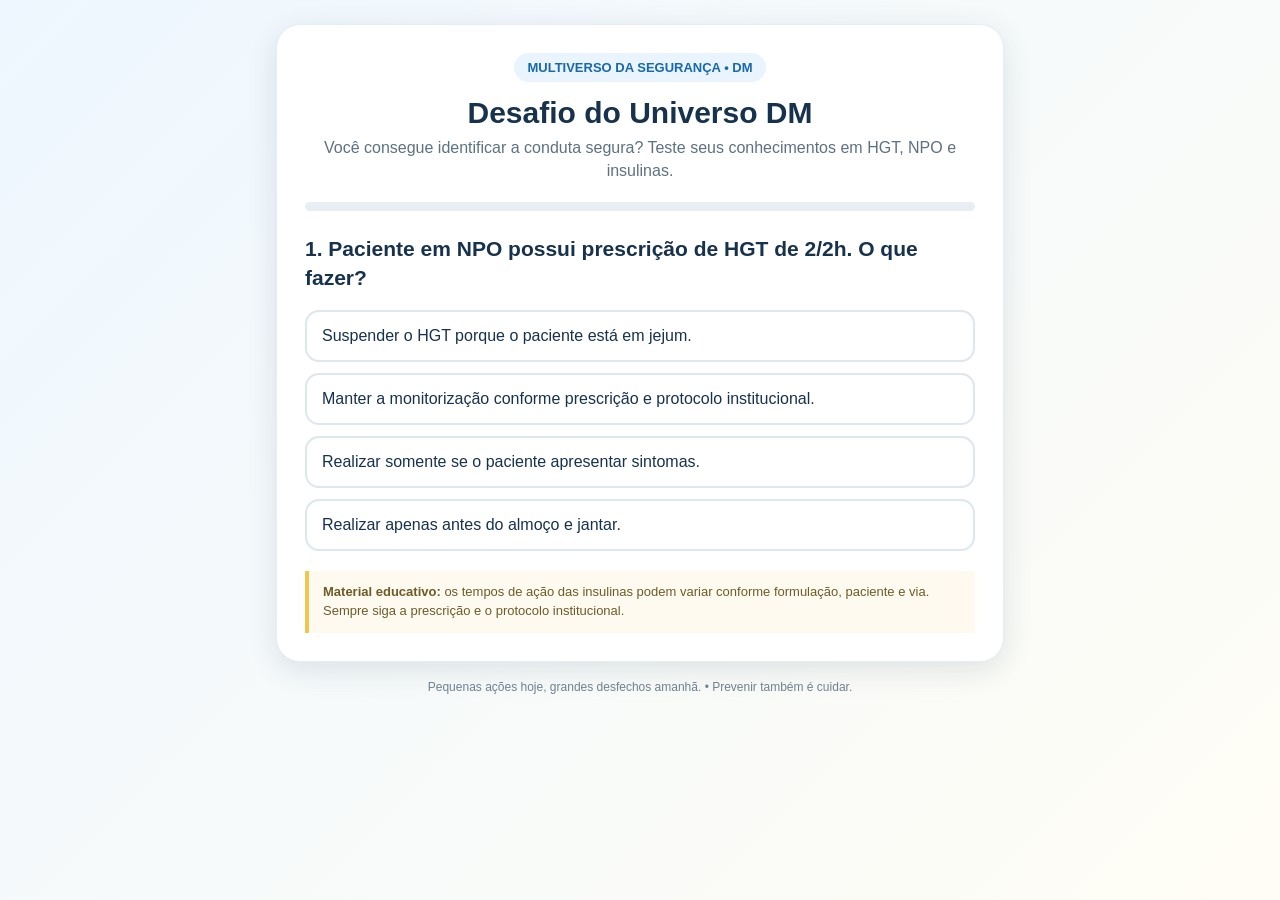
<file: index.html>
<!DOCTYPE html>
<html lang="pt-BR">
<head>
<meta charset="UTF-8">
<meta name="viewport" content="width=device-width, initial-scale=1.0">
<title>Desafio do Universo DM</title>
<style>
  *{box-sizing:border-box}
  body{
    margin:0;font-family:Arial,Helvetica,sans-serif;
    background:linear-gradient(135deg,#eef7ff,#fffdf5);
    color:#17324d;min-height:100vh;
  }
  .wrap{max-width:760px;margin:auto;padding:24px 16px 40px}
  .card{
    background:#fff;border-radius:24px;padding:28px;
    box-shadow:0 8px 30px rgba(23,50,77,.12);
    border:1px solid #e5edf4;
  }
  .top{text-align:center}
  .tag{
    display:inline-block;background:#e9f4ff;color:#1769aa;
    padding:7px 13px;border-radius:999px;font-weight:700;font-size:13px;
  }
  h1{margin:14px 0 6px;font-size:30px}
  .subtitle{margin:0 auto 20px;color:#5d7182;line-height:1.45}
  .progress{height:9px;background:#e8eef3;border-radius:99px;overflow:hidden;margin:18px 0 24px}
  .bar{height:100%;width:0;background:#237bb8;transition:.3s}
  .question{font-size:21px;font-weight:700;line-height:1.35;margin-bottom:18px}
  .options{display:grid;gap:11px}
  button{
    border:2px solid #dce7ef;background:#fff;border-radius:14px;
    padding:15px;text-align:left;font-size:16px;color:#17324d;
    cursor:pointer;transition:.15s;
  }
  button:hover{border-color:#237bb8;background:#f7fbff}
  button:disabled{cursor:default}
  .correct{border-color:#3a8d62!important;background:#edf9f2!important}
  .wrong{border-color:#c85a5a!important;background:#fff1f1!important}
  .feedback{
    margin-top:18px;padding:14px 16px;border-radius:14px;
    background:#f3f7fa;line-height:1.45;display:none;
  }
  .next{
    display:none;width:100%;margin-top:14px;text-align:center;
    background:#237bb8;color:#fff;border:0;font-weight:700;
  }
  .result{text-align:center;display:none}
  .score{font-size:50px;font-weight:800;color:#237bb8;margin:10px}
  .result h2{margin-bottom:8px}
  .restart{
    background:#237bb8;color:white;border:0;text-align:center;
    font-weight:700;width:100%;margin-top:20px;
  }
  .note{
    margin-top:20px;padding:12px 14px;border-left:4px solid #f0c64b;
    background:#fffaf0;color:#6d5b28;font-size:13px;line-height:1.45;
  }
  .footer{text-align:center;color:#71818e;font-size:12px;margin-top:18px}
</style>
</head>
<body>
<div class="wrap">
  <div class="card">
    <div class="top">
      <span class="tag">MULTIVERSO DA SEGURANÇA • DM</span>
      <h1>Desafio do Universo DM</h1>
      <p class="subtitle">Você consegue identificar a conduta segura? Teste seus conhecimentos em HGT, NPO e insulinas.</p>
    </div>

    <div id="game">
      <div class="progress"><div class="bar" id="bar"></div></div>
      <div class="question" id="question"></div>
      <div class="options" id="options"></div>
      <div class="feedback" id="feedback"></div>
      <button class="next" id="next">Próxima pergunta →</button>
    </div>

    <div class="result" id="result">
      <div class="tag">MISSÃO CONCLUÍDA</div>
      <div class="score" id="score"></div>
      <h2 id="resultTitle"></h2>
      <p id="resultText"></p>
      <button class="restart" onclick="restart()">Jogar novamente</button>
    </div>

    <div class="note">
      <strong>Material educativo:</strong> os tempos de ação das insulinas podem variar conforme formulação, paciente e via. Sempre siga a prescrição e o protocolo institucional.
    </div>
  </div>
  <div class="footer">Pequenas ações hoje, grandes desfechos amanhã. • Prevenir também é cuidar.</div>
</div>

<script>
const questions = [
  {
    q:"Paciente em NPO possui prescrição de HGT de 2/2h. O que fazer?",
    a:[
      "Suspender o HGT porque o paciente está em jejum.",
      "Manter a monitorização conforme prescrição e protocolo institucional.",
      "Realizar somente se o paciente apresentar sintomas.",
      "Realizar apenas antes do almoço e jantar."
    ],
    c:1,
    e:"NPO não significa sem HGT. Se houver prescrição de monitorização de 2/2h, ela deve ser mantida conforme a prescrição e o protocolo institucional."
  },
  {
    q:"Em relação ao HGT antes das refeições, qual cuidado é especialmente importante?",
    a:[
      "Registrar somente valores alterados.",
      "Realizar e registrar o HGT antes das refeições, com atenção especial ao café da manhã.",
      "Registrar apenas no final do plantão.",
      "Não é necessário registrar se o valor estiver dentro da meta."
    ],
    c:1,
    e:"Realizar não basta: o resultado precisa ser registrado corretamente para garantir continuidade e segurança do cuidado."
  },
  {
    q:"Qual grupo de insulinas costuma apresentar início de ação em cerca de 5–15 minutos e pico aproximado de 0,5–2 horas?",
    a:[
      "NPH",
      "Regular",
      "Lispro, Aspart ou Glulisina",
      "Degludeca"
    ],
    c:2,
    e:"Análogos de ação rápida, como lispro, aspart e glulisina, apresentam início rápido e pico precoce. Os tempos podem variar conforme a formulação."
  },
  {
    q:"Qual opção corresponde à insulina Regular humana?",
    a:[
      "Início 0,5–1 h; pico 2–3 h; duração 5–8 h.",
      "Início 2–4 h; pico 4–10 h; duração 10–18 h.",
      "Início imediato; sem pico; duração 42 h.",
      "Início 6 h; sem pico; duração 36 h."
    ],
    c:0,
    e:"A Regular humana é classificada como de ação curta/rápida, com início e pico mais tardios que os análogos ultrarrápidos/rápidos."
  },
  {
    q:"Qual perfil é típico da NPH?",
    a:[
      "Início 2–4 h; pico 4–10 h; duração 10–18 h.",
      "Início 5–15 min; pico 0,5–2 h.",
      "Sem pico e duração de aproximadamente 42 h.",
      "Início 0,5–1 h; pico 2–3 h; duração 5–8 h."
    ],
    c:0,
    e:"A NPH é uma insulina de ação intermediária e apresenta pico de ação."
  },
  {
    q:"Paciente com DM está em NPO e apresenta alteração importante da glicemia. Qual atitude é mais segura?",
    a:[
      "Ignorar porque ele não está se alimentando.",
      "Manter a monitorização prescrita, comunicar alterações e seguir a conduta/protocolo institucional.",
      "Suspender todos os controles até voltar a se alimentar.",
      "Registrar somente se houver solicitação no final do plantão."
    ],
    c:1,
    e:"Em NPO, a monitorização continua sendo importante. Alterações glicêmicas devem ser reconhecidas, registradas e comunicadas conforme prescrição e protocolo."
  }
];

let current=0, score=0, answered=false;

const qEl=document.getElementById("question");
const optEl=document.getElementById("options");
const feedback=document.getElementById("feedback");
const next=document.getElementById("next");
const bar=document.getElementById("bar");

function load(){
  answered=false;
  const item=questions[current];
  qEl.textContent=(current+1)+". "+item.q;
  optEl.innerHTML="";
  feedback.style.display="none";
  next.style.display="none";
  bar.style.width=((current)/questions.length*100)+"%";

  item.a.forEach((text,i)=>{
    const b=document.createElement("button");
    b.textContent=text;
    b.onclick=()=>answer(i,b);
    optEl.appendChild(b);
  });
}
function answer(i,btn){
  if(answered)return;
  answered=true;
  const item=questions[current];
  const buttons=[...optEl.children];
  buttons.forEach(b=>b.disabled=true);
  if(i===item.c){score++;btn.classList.add("correct");feedback.innerHTML="<strong>✓ Acertou!</strong><br>"+item.e;}
  else{btn.classList.add("wrong");buttons[item.c].classList.add("correct");feedback.innerHTML="<strong>✕ Quase!</strong><br>"+item.e;}
  feedback.style.display="block";
  next.style.display="block";
}
next.onclick=()=>{
  current++;
  if(current<questions.length)load();
  else finish();
};
function finish(){
  document.getElementById("game").style.display="none";
  document.getElementById("result").style.display="block";
  document.getElementById("score").textContent=score+"/"+questions.length;
  let title,text;
  if(score===questions.length){
    title="Guardião(ã) da Glicemia 🛡️";
    text="Excelente! Você dominou o desafio do Universo DM.";
  }else if(score>=4){
    title="Quase especialista! 🚀";
    text="Mandou muito bem. Mais uma rodada e você chega ao domínio completo.";
  }else if(score>=2){
    title="Explorador(a) do Universo DM 🔎";
    text="Você já encontrou o caminho. Revise os pontos-chave e tente novamente.";
  }else{
    title="Hora de explorar novamente 🌎";
    text="Sem problema! O objetivo é aprender e fortalecer a segurança do paciente.";
  }
  document.getElementById("resultTitle").textContent=title;
  document.getElementById("resultText").textContent=text;
}
function restart(){
  current=0;score=0;
  document.getElementById("game").style.display="block";
  document.getElementById("result").style.display="none";
  load();
}
load();
</script>
</body>
</html>
</file>
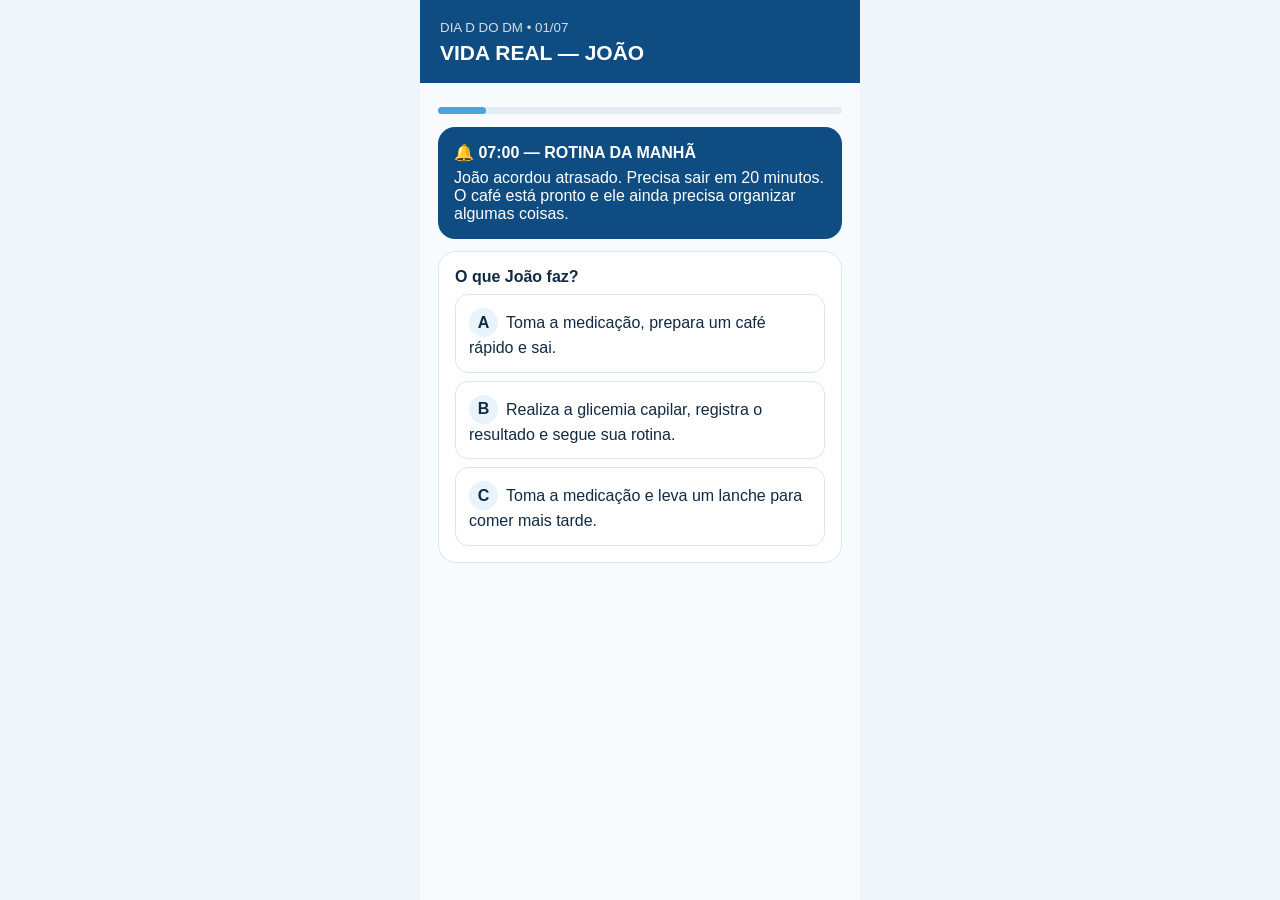
<file: 01-pre-cafe.html>
<!doctype html><html lang="pt-BR"><head><meta charset="utf-8"><meta name="viewport" content="width=device-width,initial-scale=1"><title>07:00 — Pré-café</title><link rel="stylesheet" href="style.css"></head><body><div class="app"><header class="top"><small>DIA D DO DM • 01/07</small><h1>VIDA REAL — JOÃO</h1></header><main class="main">
<div class="progress"><div class="bar" style="width:12%"></div></div>
<div class="notif"><b>🔔 07:00 — ROTINA DA MANHÃ</b>João acordou atrasado. Precisa sair em 20 minutos. O café está pronto e ele ainda precisa organizar algumas coisas.</div>
<div class="card"><b>O que João faz?</b>
<a class="choice" href="02-manha.html"><span class="letter">A</span>Toma a medicação, prepara um café rápido e sai.</a>
<a class="choice" href="01-registro-cafe.html"><span class="letter">B</span>Realiza a glicemia capilar, registra o resultado e segue sua rotina.</a>
<a class="choice" href="02-manha.html"><span class="letter">C</span>Toma a medicação e leva um lanche para comer mais tarde.</a></div>
</main></div></body></html>
</file>
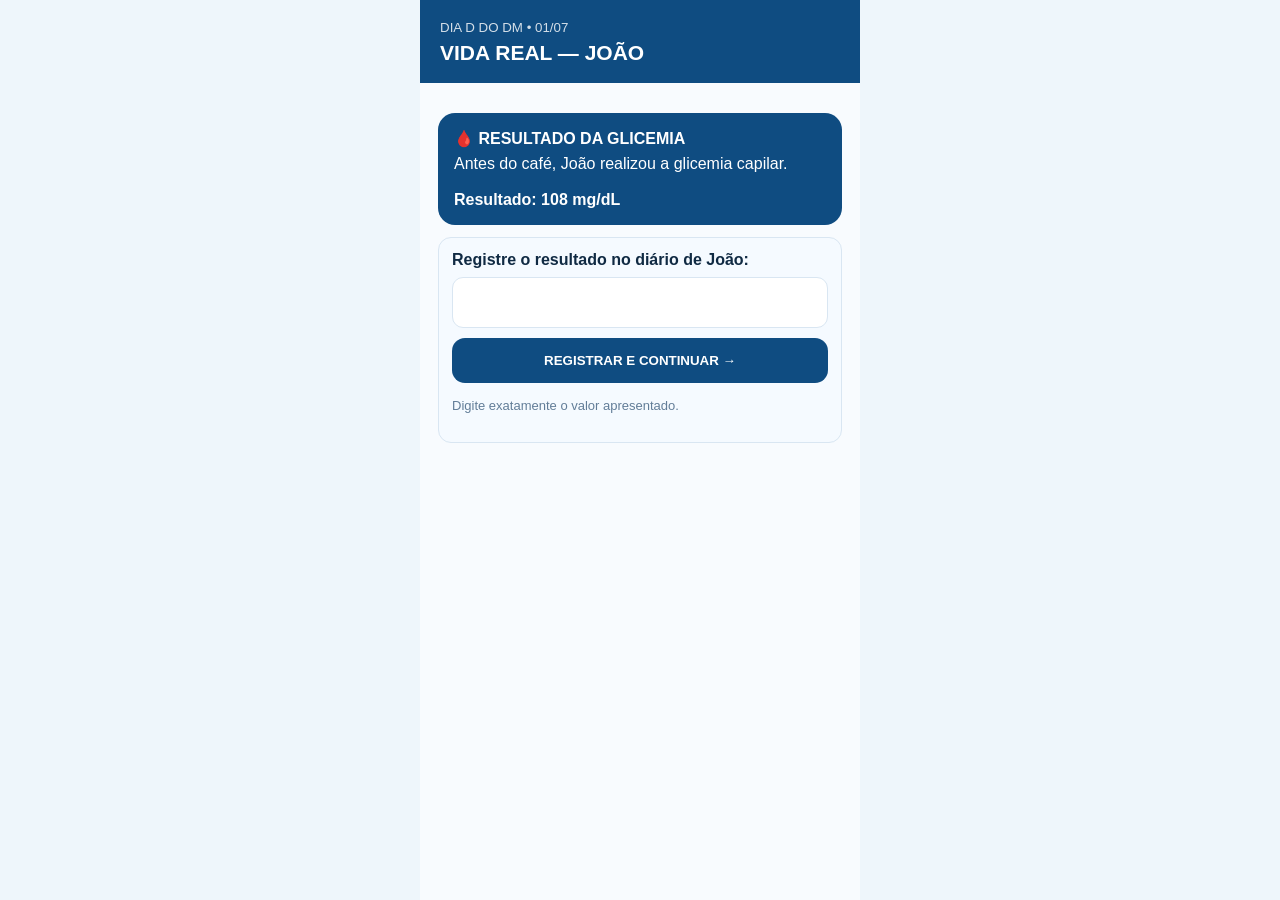
<file: 01-registro-cafe.html>
<!doctype html><html lang="pt-BR"><head><meta charset="utf-8"><meta name="viewport" content="width=device-width,initial-scale=1"><title>Registro — Pré-café</title><link rel="stylesheet" href="style.css"></head><body><div class="app"><header class="top"><small>DIA D DO DM • 01/07</small><h1>VIDA REAL — JOÃO</h1></header><main class="main">
<div class="notif"><b>🩸 RESULTADO DA GLICEMIA</b>Antes do café, João realizou a glicemia capilar.<br><br><strong>Resultado: 108 mg/dL</strong></div>
<div class="card entry"><b>Registre o resultado no diário de João:</b>
<form action="02-manha.html" method="get"><input name="glicemia" type="number" inputmode="numeric" min="0" max="600" required pattern="108" title="Digite 108"><button class="btn" type="submit">REGISTRAR E CONTINUAR →</button></form>
<p class="muted">Digite exatamente o valor apresentado.</p></div>
</main></div></body></html>
</file>
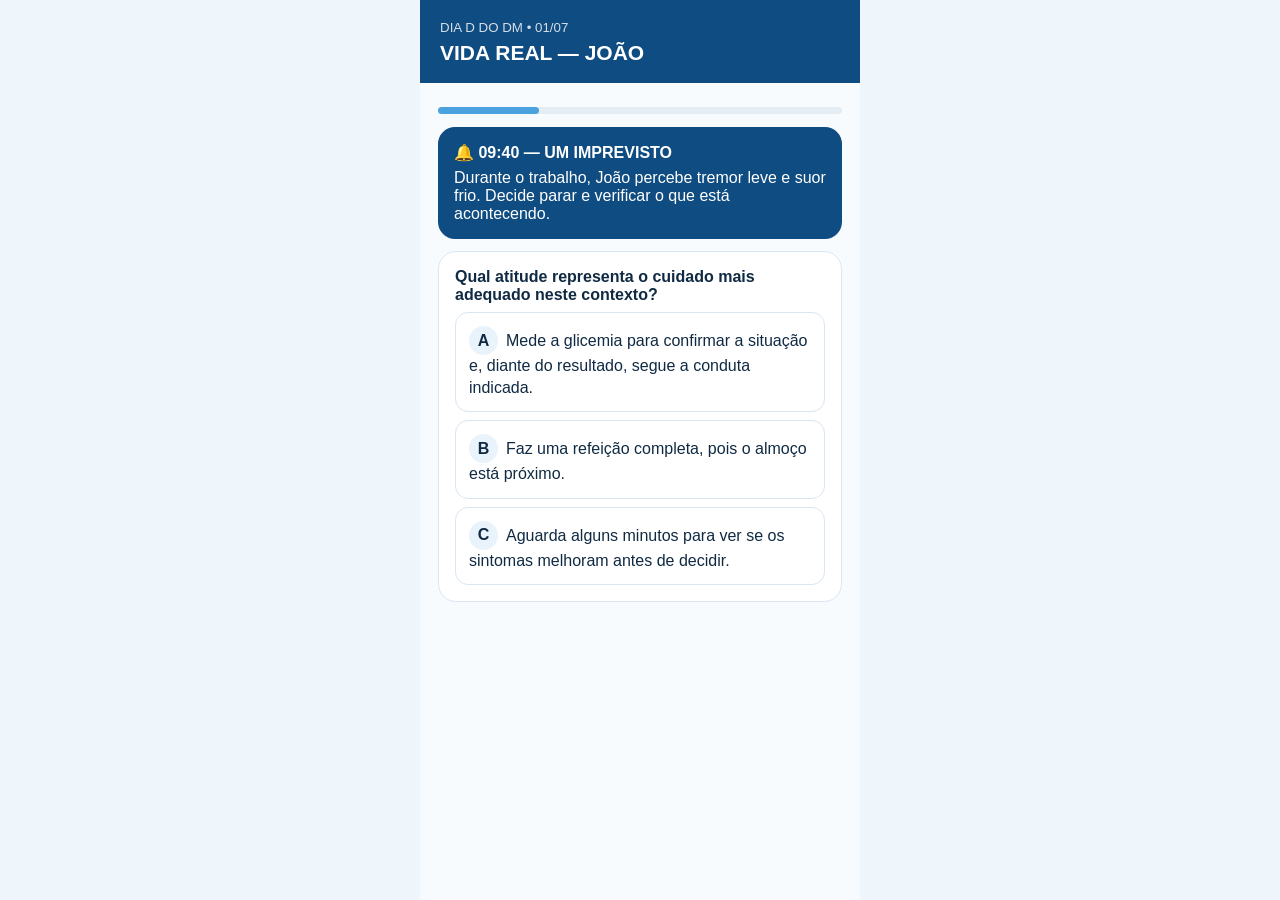
<file: 02-manha.html>
<!doctype html><html lang="pt-BR"><head><meta charset="utf-8"><meta name="viewport" content="width=device-width,initial-scale=1"><title>09:40 — Um imprevisto</title><link rel="stylesheet" href="style.css"></head><body><div class="app"><header class="top"><small>DIA D DO DM • 01/07</small><h1>VIDA REAL — JOÃO</h1></header><main class="main">
<div class="progress"><div class="bar" style="width:25%"></div></div>
<div class="notif"><b>🔔 09:40 — UM IMPREVISTO</b>Durante o trabalho, João percebe tremor leve e suor frio. Decide parar e verificar o que está acontecendo.</div>
<div class="card"><b>Qual atitude representa o cuidado mais adequado neste contexto?</b>
<a class="choice" href="03-reavaliacao.html"><span class="letter">A</span>Mede a glicemia para confirmar a situação e, diante do resultado, segue a conduta indicada.</a>
<a class="choice" href="04-almoco.html"><span class="letter">B</span>Faz uma refeição completa, pois o almoço está próximo.</a>
<a class="choice" href="04-almoco.html"><span class="letter">C</span>Aguarda alguns minutos para ver se os sintomas melhoram antes de decidir.</a></div>
</main></div></body></html>
</file>
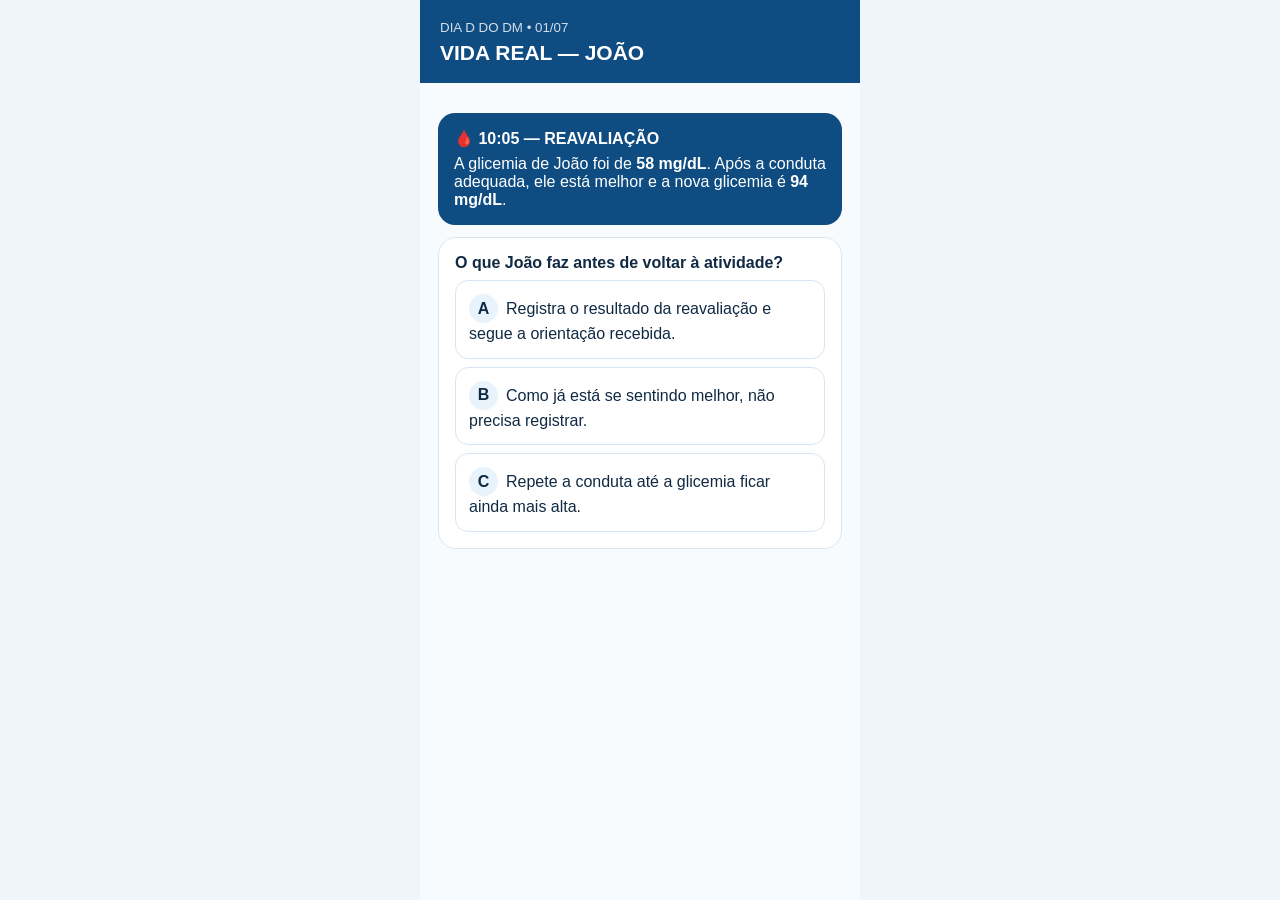
<file: 03-reavaliacao.html>
<!doctype html><html lang="pt-BR"><head><meta charset="utf-8"><meta name="viewport" content="width=device-width,initial-scale=1"><title>10:05 — Reavaliação</title><link rel="stylesheet" href="style.css"></head><body><div class="app"><header class="top"><small>DIA D DO DM • 01/07</small><h1>VIDA REAL — JOÃO</h1></header><main class="main">
<div class="notif"><b>🩸 10:05 — REAVALIAÇÃO</b>A glicemia de João foi de <strong>58 mg/dL</strong>. Após a conduta adequada, ele está melhor e a nova glicemia é <strong>94 mg/dL</strong>.</div>
<div class="card"><b>O que João faz antes de voltar à atividade?</b>
<a class="choice" href="04-almoco.html"><span class="letter">A</span>Registra o resultado da reavaliação e segue a orientação recebida.</a>
<a class="choice" href="04-almoco.html"><span class="letter">B</span>Como já está se sentindo melhor, não precisa registrar.</a>
<a class="choice" href="04-almoco.html"><span class="letter">C</span>Repete a conduta até a glicemia ficar ainda mais alta.</a></div>
</main></div></body></html>
</file>
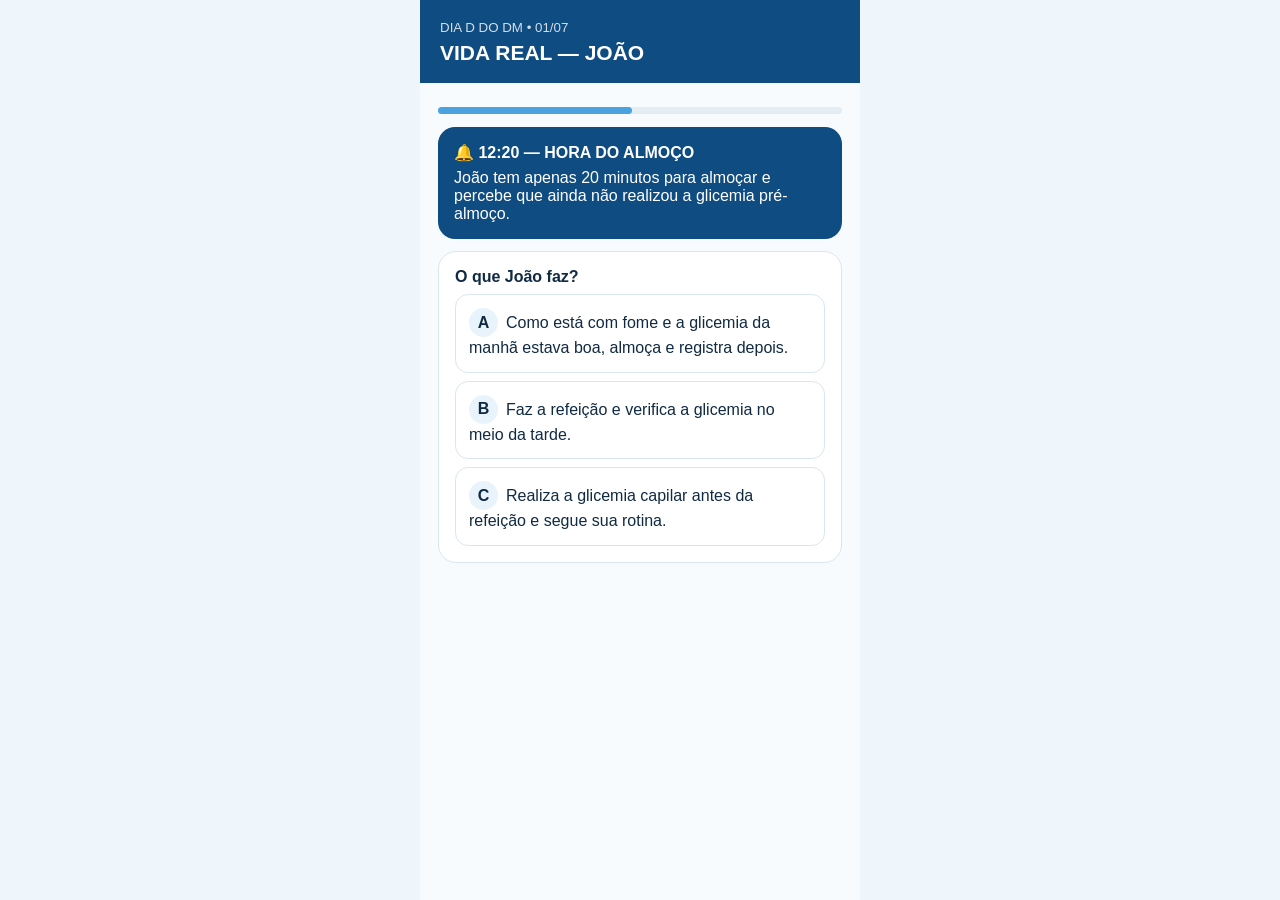
<file: 04-almoco.html>
<!doctype html><html lang="pt-BR"><head><meta charset="utf-8"><meta name="viewport" content="width=device-width,initial-scale=1"><title>12:20 — Pré-almoço</title><link rel="stylesheet" href="style.css"></head><body><div class="app"><header class="top"><small>DIA D DO DM • 01/07</small><h1>VIDA REAL — JOÃO</h1></header><main class="main">
<div class="progress"><div class="bar" style="width:48%"></div></div>
<div class="notif"><b>🔔 12:20 — HORA DO ALMOÇO</b>João tem apenas 20 minutos para almoçar e percebe que ainda não realizou a glicemia pré-almoço.</div>
<div class="card"><b>O que João faz?</b>
<a class="choice" href="05-dado-almoco.html"><span class="letter">A</span>Como está com fome e a glicemia da manhã estava boa, almoça e registra depois.</a>
<a class="choice" href="05-dado-almoco.html"><span class="letter">B</span>Faz a refeição e verifica a glicemia no meio da tarde.</a>
<a class="choice" href="05-dado-almoco.html"><span class="letter">C</span>Realiza a glicemia capilar antes da refeição e segue sua rotina.</a></div>
</main></div></body></html>
</file>
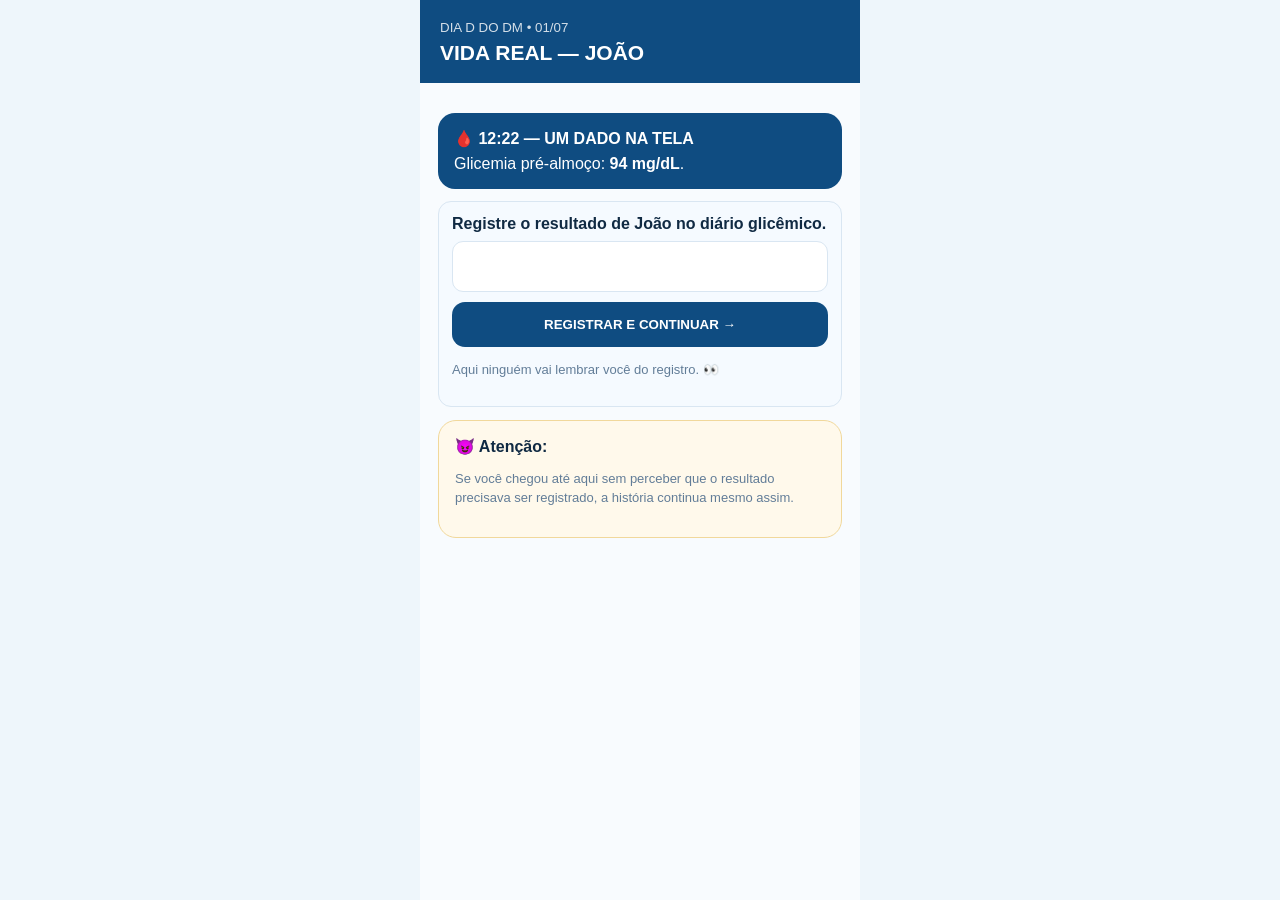
<file: 05-dado-almoco.html>
<!doctype html><html lang="pt-BR"><head><meta charset="utf-8"><meta name="viewport" content="width=device-width,initial-scale=1"><title>12:22 — Um dado na tela</title><link rel="stylesheet" href="style.css"></head><body><div class="app"><header class="top"><small>DIA D DO DM • 01/07</small><h1>VIDA REAL — JOÃO</h1></header><main class="main">
<div class="notif"><b>🩸 12:22 — UM DADO NA TELA</b>Glicemia pré-almoço: <strong>94 mg/dL</strong>.</div>
<div class="card entry"><b>Registre o resultado de João no diário glicêmico.</b>
<form action="06-tarde.html" method="get"><input name="glicemia" type="number" inputmode="numeric" min="0" max="600" required pattern="94" title="Digite 94"><button class="btn" type="submit">REGISTRAR E CONTINUAR →</button></form>
<p class="muted">Aqui ninguém vai lembrar você do registro. 👀</p></div>
<div class="card warning"><b>😈 Atenção:</b><p class="muted">Se você chegou até aqui sem perceber que o resultado precisava ser registrado, a história continua mesmo assim.</p></div>
</main></div></body></html>
</file>
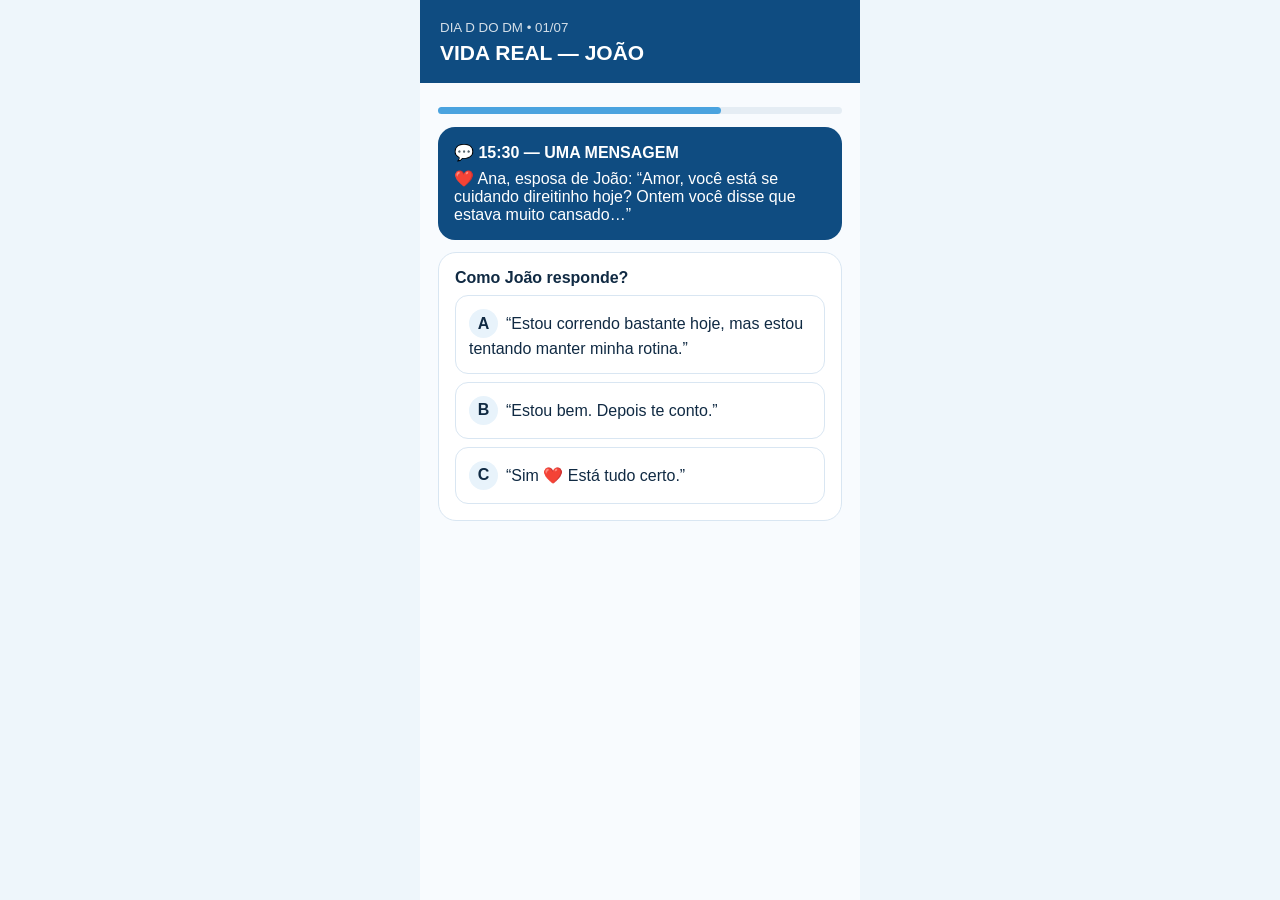
<file: 06-tarde.html>
<!doctype html><html lang="pt-BR"><head><meta charset="utf-8"><meta name="viewport" content="width=device-width,initial-scale=1"><title>15:30 — Uma mensagem</title><link rel="stylesheet" href="style.css"></head><body><div class="app"><header class="top"><small>DIA D DO DM • 01/07</small><h1>VIDA REAL — JOÃO</h1></header><main class="main">
<div class="progress"><div class="bar" style="width:70%"></div></div>
<div class="notif"><b>💬 15:30 — UMA MENSAGEM</b>❤️ Ana, esposa de João: “Amor, você está se cuidando direitinho hoje? Ontem você disse que estava muito cansado…”</div>
<div class="card"><b>Como João responde?</b>
<a class="choice" href="07-janta.html"><span class="letter">A</span>“Estou correndo bastante hoje, mas estou tentando manter minha rotina.”</a>
<a class="choice" href="07-janta.html"><span class="letter">B</span>“Estou bem. Depois te conto.”</a>
<a class="choice" href="07-janta.html"><span class="letter">C</span>“Sim ❤️ Está tudo certo.”</a></div>
</main></div></body></html>
</file>
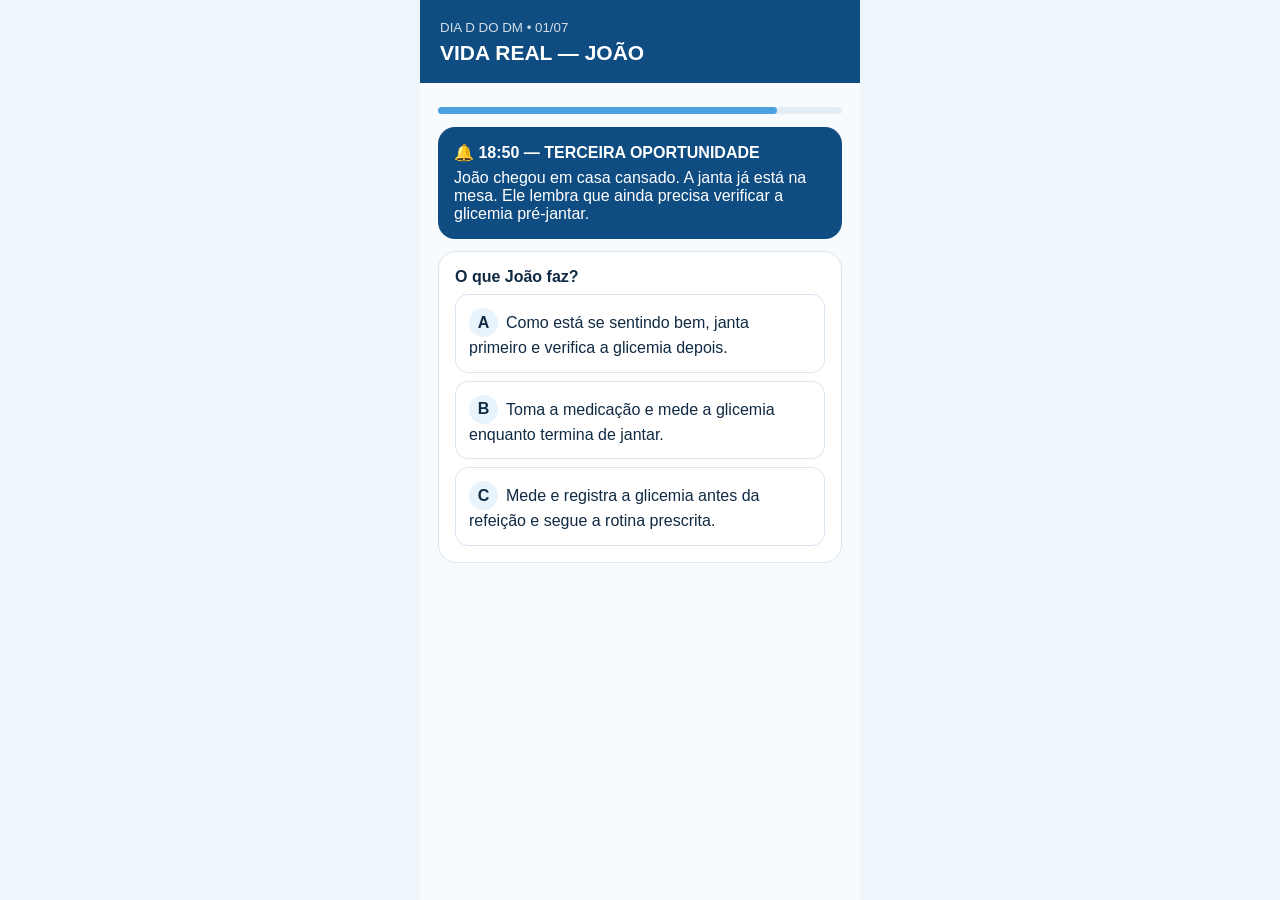
<file: 07-janta.html>
<!doctype html><html lang="pt-BR"><head><meta charset="utf-8"><meta name="viewport" content="width=device-width,initial-scale=1"><title>18:50 — Pré-janta</title><link rel="stylesheet" href="style.css"></head><body><div class="app"><header class="top"><small>DIA D DO DM • 01/07</small><h1>VIDA REAL — JOÃO</h1></header><main class="main">
<div class="progress"><div class="bar" style="width:84%"></div></div>
<div class="notif"><b>🔔 18:50 — TERCEIRA OPORTUNIDADE</b>João chegou em casa cansado. A janta já está na mesa. Ele lembra que ainda precisa verificar a glicemia pré-jantar.</div>
<div class="card"><b>O que João faz?</b>
<a class="choice" href="08-resultado-janta.html"><span class="letter">A</span>Como está se sentindo bem, janta primeiro e verifica a glicemia depois.</a>
<a class="choice" href="08-resultado-janta.html"><span class="letter">B</span>Toma a medicação e mede a glicemia enquanto termina de jantar.</a>
<a class="choice" href="08-registro-janta.html"><span class="letter">C</span>Mede e registra a glicemia antes da refeição e segue a rotina prescrita.</a></div>
</main></div></body></html>
</file>
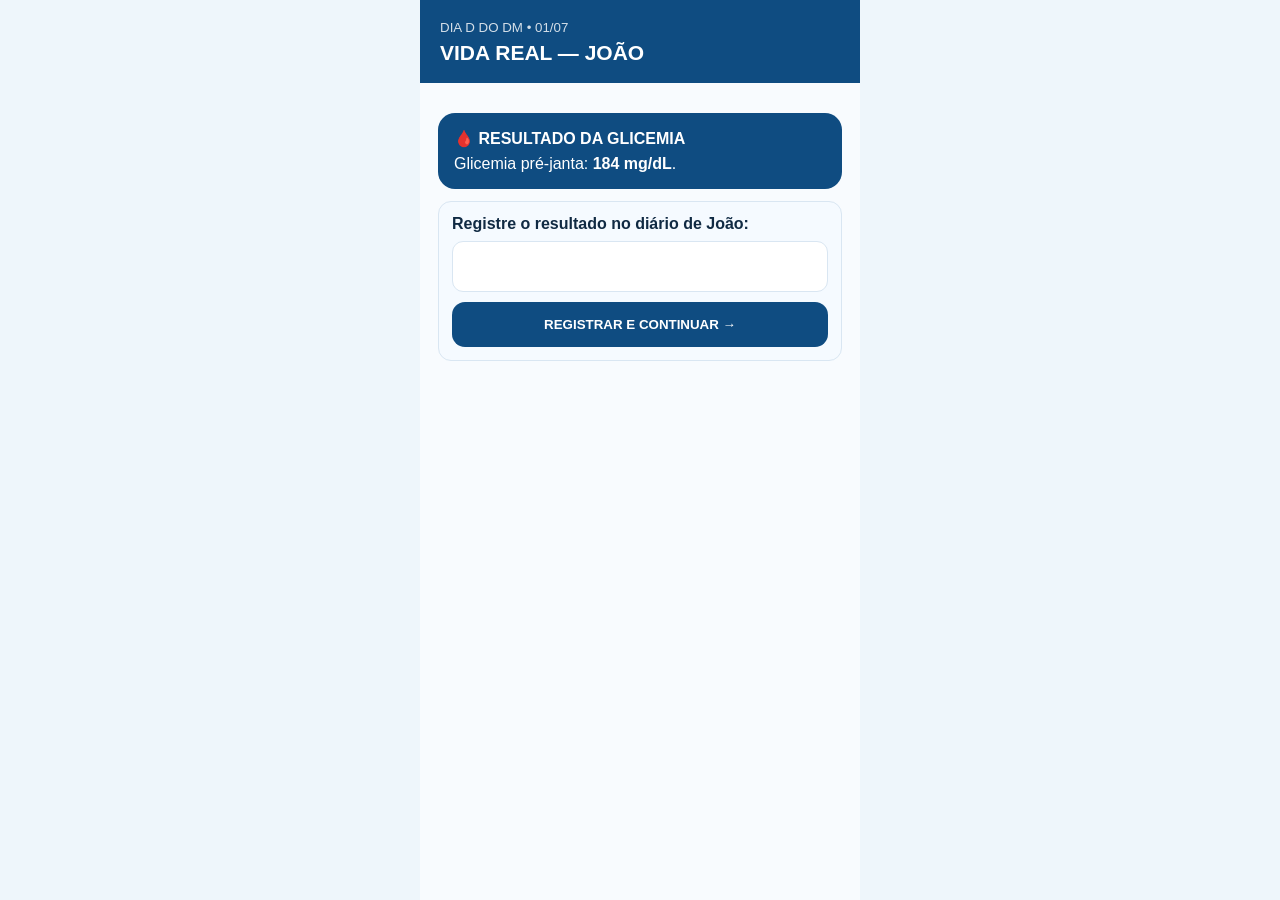
<file: 08-registro-janta.html>
<!doctype html><html lang="pt-BR"><head><meta charset="utf-8"><meta name="viewport" content="width=device-width,initial-scale=1"><title>Registro — Pré-janta</title><link rel="stylesheet" href="style.css"></head><body><div class="app"><header class="top"><small>DIA D DO DM • 01/07</small><h1>VIDA REAL — JOÃO</h1></header><main class="main">
<div class="notif"><b>🩸 RESULTADO DA GLICEMIA</b>Glicemia pré-janta: <strong>184 mg/dL</strong>.</div>
<div class="card entry"><b>Registre o resultado no diário de João:</b>
<form action="09-conduta.html" method="get"><input name="glicemia" type="number" inputmode="numeric" min="0" max="600" required pattern="184" title="Digite 184"><button class="btn" type="submit">REGISTRAR E CONTINUAR →</button></form></div>
</main></div></body></html>
</file>
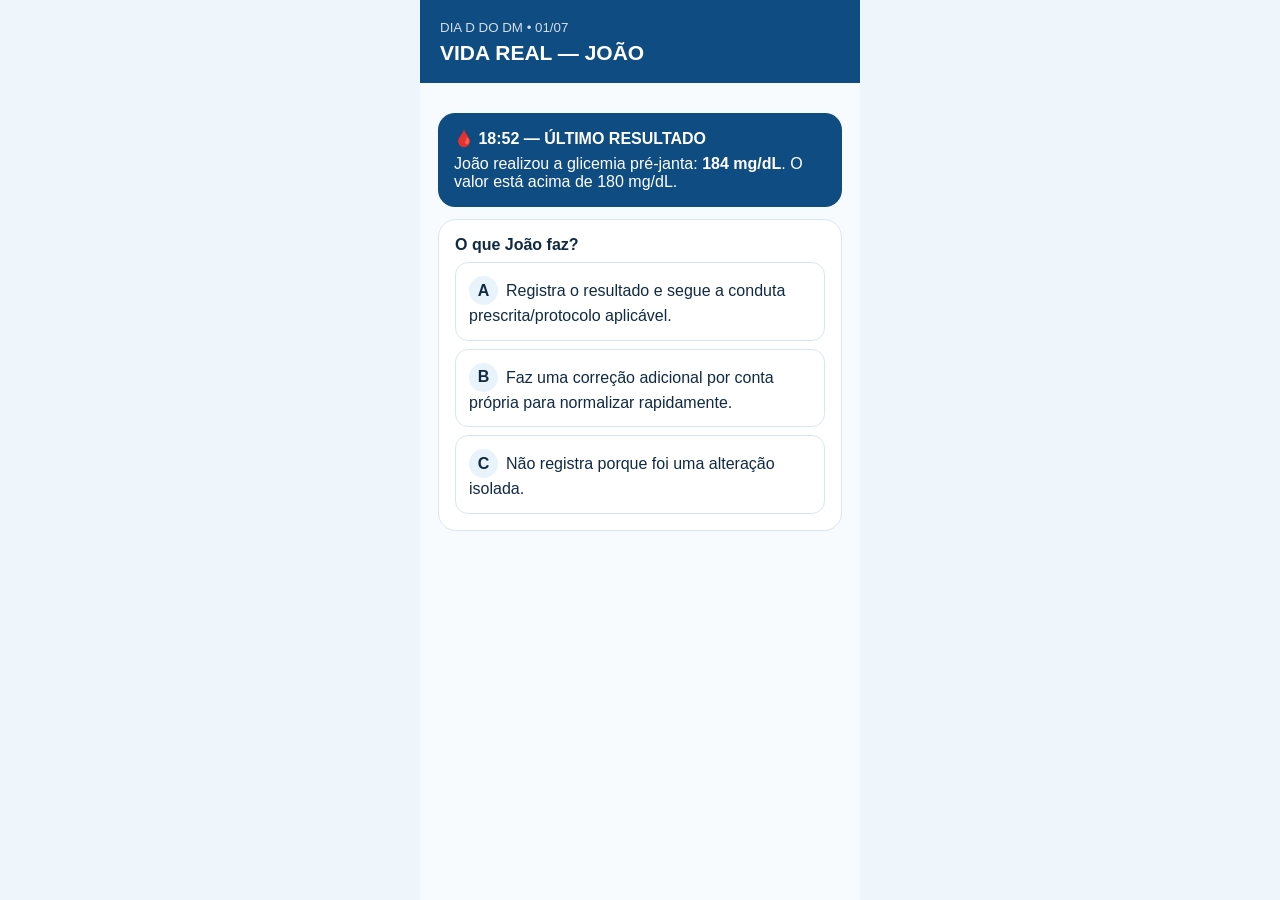
<file: 08-resultado-janta.html>
<!doctype html><html lang="pt-BR"><head><meta charset="utf-8"><meta name="viewport" content="width=device-width,initial-scale=1"><title>18:52 — Resultado</title><link rel="stylesheet" href="style.css"></head><body><div class="app"><header class="top"><small>DIA D DO DM • 01/07</small><h1>VIDA REAL — JOÃO</h1></header><main class="main">
<div class="notif"><b>🩸 18:52 — ÚLTIMO RESULTADO</b>João realizou a glicemia pré-janta: <strong>184 mg/dL</strong>. O valor está acima de 180 mg/dL.</div>
<div class="card"><b>O que João faz?</b>
<a class="choice" href="09-conduta.html"><span class="letter">A</span>Registra o resultado e segue a conduta prescrita/protocolo aplicável.</a>
<a class="choice" href="10-final.html"><span class="letter">B</span>Faz uma correção adicional por conta própria para normalizar rapidamente.</a>
<a class="choice" href="10-final.html"><span class="letter">C</span>Não registra porque foi uma alteração isolada.</a></div>
</main></div></body></html>
</file>
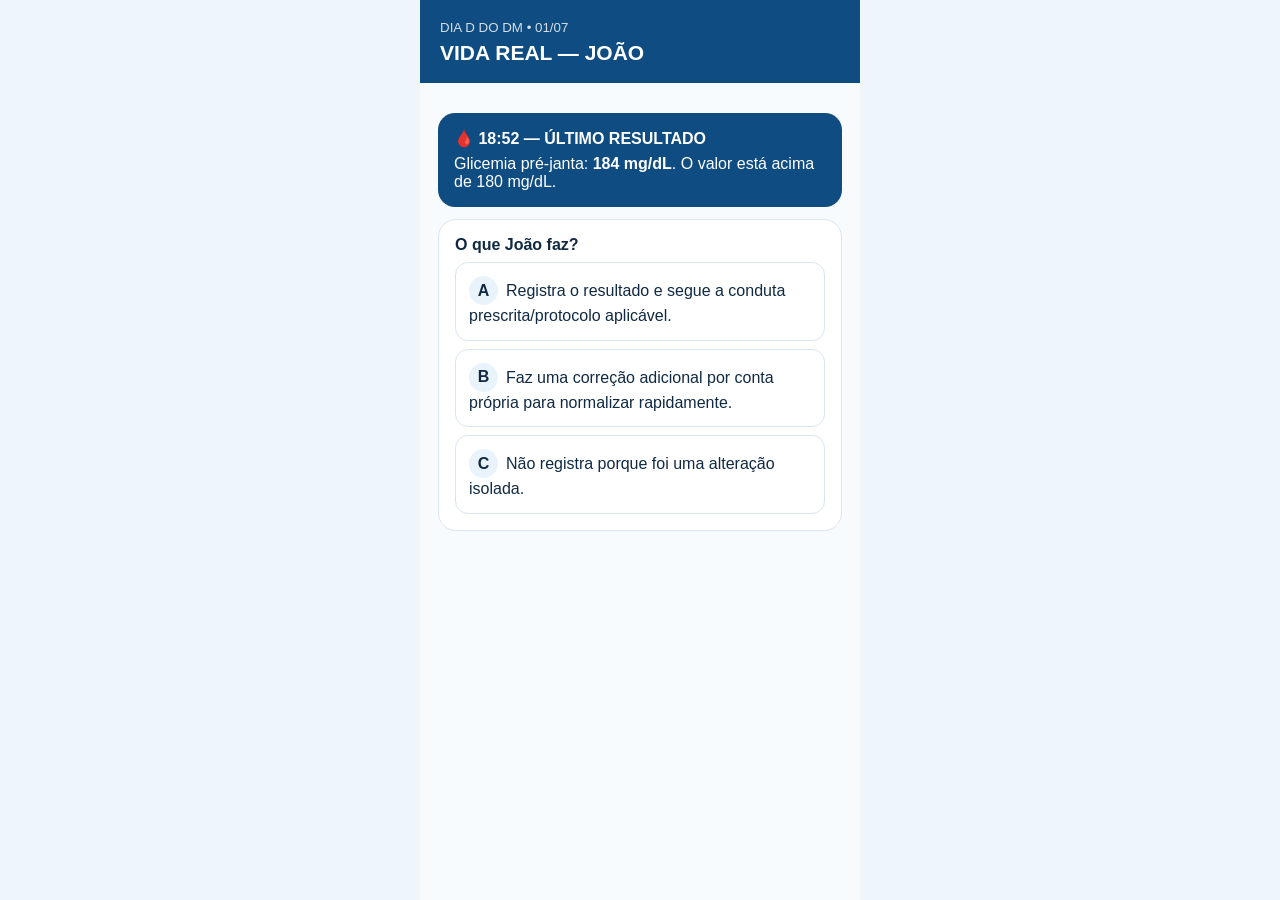
<file: 09-conduta.html>
<!doctype html><html lang="pt-BR"><head><meta charset="utf-8"><meta name="viewport" content="width=device-width,initial-scale=1"><title>Conduta — Pré-janta</title><link rel="stylesheet" href="style.css"></head><body><div class="app"><header class="top"><small>DIA D DO DM • 01/07</small><h1>VIDA REAL — JOÃO</h1></header><main class="main">
<div class="notif"><b>🩸 18:52 — ÚLTIMO RESULTADO</b>Glicemia pré-janta: <strong>184 mg/dL</strong>. O valor está acima de 180 mg/dL.</div>
<div class="card"><b>O que João faz?</b>
<a class="choice" href="10-final.html"><span class="letter">A</span>Registra o resultado e segue a conduta prescrita/protocolo aplicável.</a>
<a class="choice" href="10-final.html"><span class="letter">B</span>Faz uma correção adicional por conta própria para normalizar rapidamente.</a>
<a class="choice" href="10-final.html"><span class="letter">C</span>Não registra porque foi uma alteração isolada.</a></div>
</main></div></body></html>
</file>
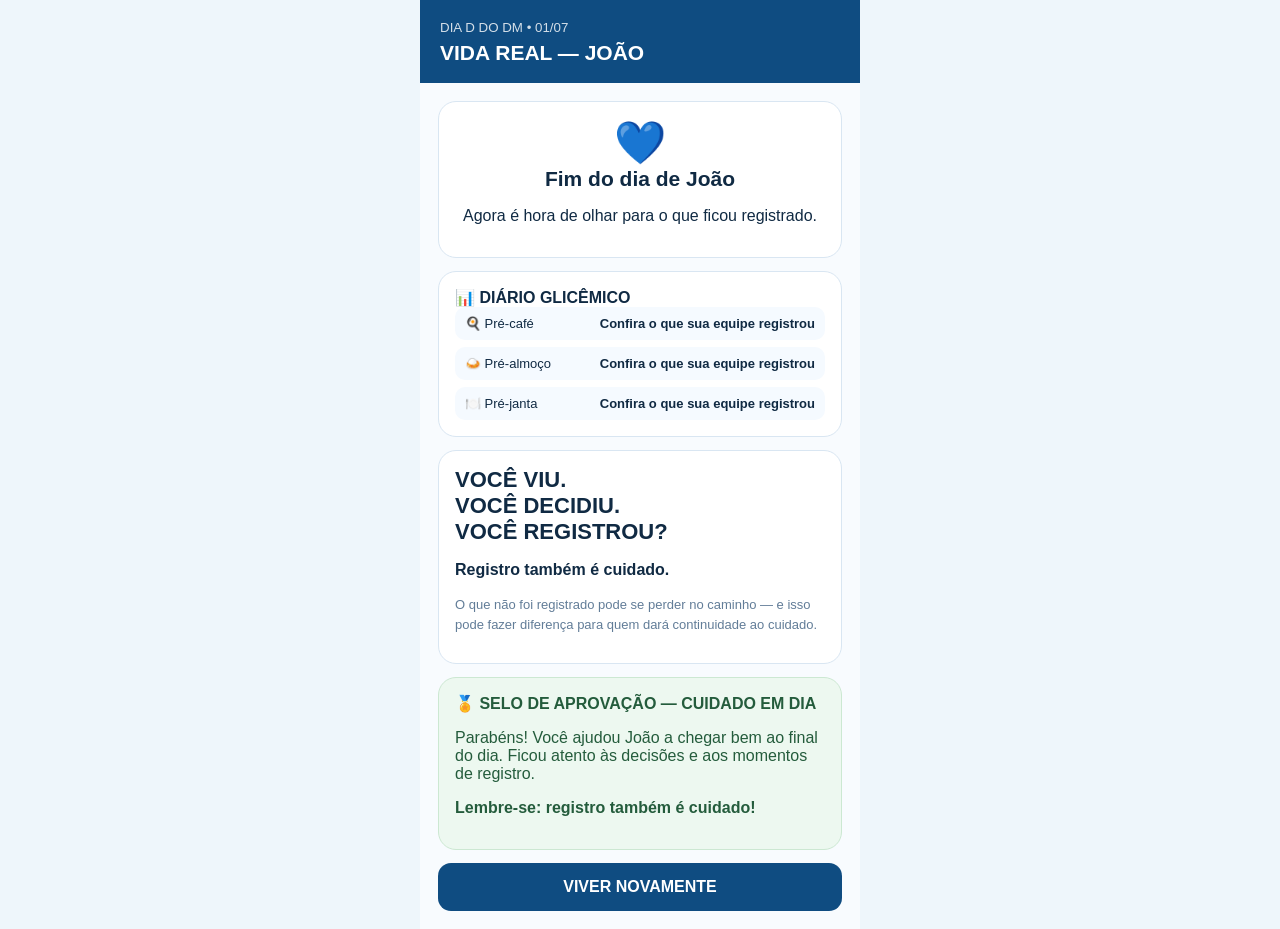
<file: 10-final.html>
<!doctype html><html lang="pt-BR"><head><meta charset="utf-8"><meta name="viewport" content="width=device-width,initial-scale=1"><title>Fim do dia</title><link rel="stylesheet" href="style.css"></head><body><div class="app"><header class="top"><small>DIA D DO DM • 01/07</small><h1>VIDA REAL — JOÃO</h1></header><main class="main">
<div class="card center"><div style="font-size:42px">💙</div><h2>Fim do dia de João</h2><p>Agora é hora de olhar para o que ficou registrado.</p></div>
<div class="card"><b>📊 DIÁRIO GLICÊMICO</b><div class="log">
<div class="row"><span>🍳 Pré-café</span><strong>Confira o que sua equipe registrou</strong></div>
<div class="row"><span>🍛 Pré-almoço</span><strong>Confira o que sua equipe registrou</strong></div>
<div class="row"><span>🍽️ Pré-janta</span><strong>Confira o que sua equipe registrou</strong></div></div></div>
<div class="card"><div style="font-size:22px;font-weight:900">VOCÊ VIU.<br>VOCÊ DECIDIU.<br>VOCÊ REGISTROU?</div><p><b>Registro também é cuidado.</b></p><p class="muted">O que não foi registrado pode se perder no caminho — e isso pode fazer diferença para quem dará continuidade ao cuidado.</p></div>
<div class="card success"><b>🏅 SELO DE APROVAÇÃO — CUIDADO EM DIA</b><p>Parabéns! Você ajudou João a chegar bem ao final do dia. Ficou atento às decisões e aos momentos de registro.</p><p><b>Lembre-se: registro também é cuidado!</b></p></div>
<a class="btn" href="index.html">VIVER NOVAMENTE</a>
</main></div></body></html>
</file>
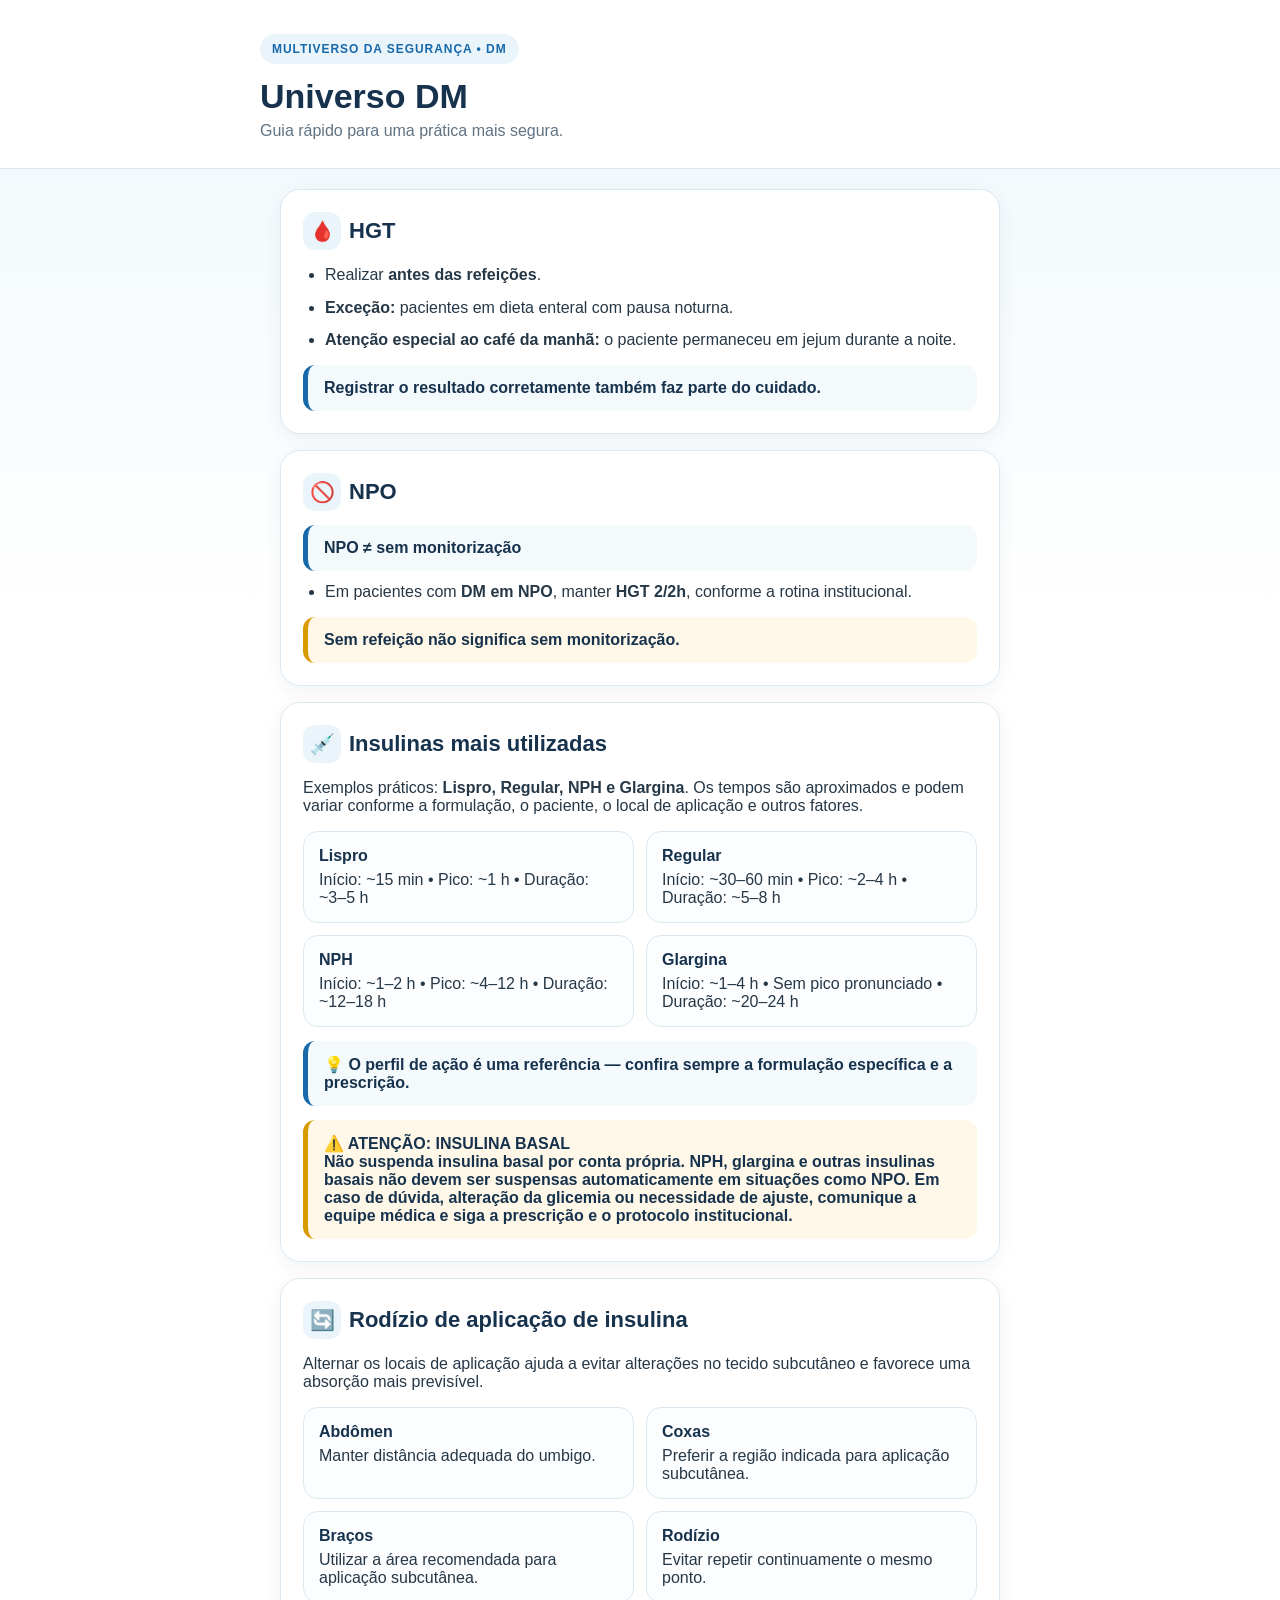
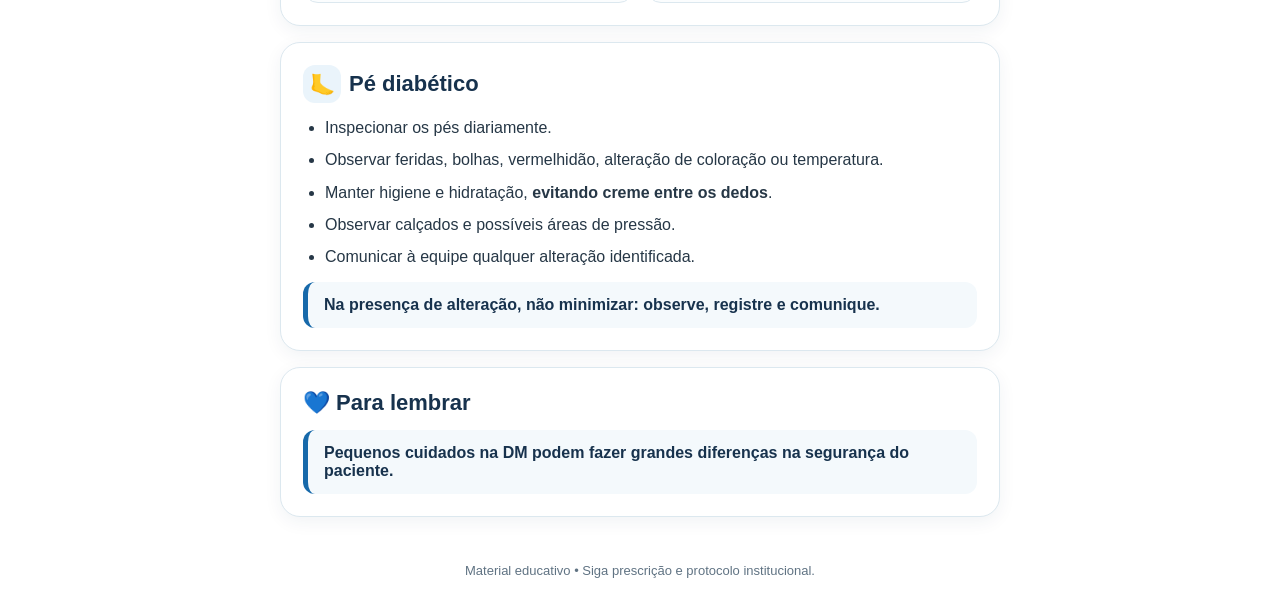
<file: universo-dm-guia.html>
<!DOCTYPE html>
<html lang="pt-BR">
<head>
<meta charset="UTF-8">
<meta name="viewport" content="width=device-width, initial-scale=1.0">
<title>Universo DM — Guia Rápido</title>
<style>
:root{
  --blue:#1769AA; --navy:#17324D; --light:#EAF4FB; --text:#263746;
  --muted:#607383; --border:#DCE8EF; --white:#fff;
}
*{box-sizing:border-box}
body{margin:0;font-family:-apple-system,BlinkMacSystemFont,"Segoe UI",Roboto,Arial,sans-serif;
background:linear-gradient(180deg,#eef7fb 0%,#fff 28%);color:var(--text)}
header{padding:34px 20px 28px;background:var(--white);border-bottom:1px solid var(--border)}
.container{max-width:760px;margin:auto}
.badge{display:inline-block;background:var(--light);color:var(--blue);font-weight:800;
letter-spacing:.08em;font-size:12px;padding:8px 12px;border-radius:999px}
h1{margin:14px 0 7px;color:var(--navy);font-size:34px;line-height:1.1}
.subtitle{margin:0;color:var(--muted);font-size:16px}
main{padding:20px}
.card{background:var(--white);border:1px solid var(--border);border-radius:20px;
padding:22px;margin:0 0 16px;box-shadow:0 5px 18px rgba(23,50,77,.06)}
.card h2{margin:0 0 13px;color:var(--navy);font-size:22px}
.card h2 span{display:inline-flex;width:38px;height:38px;align-items:center;justify-content:center;
background:var(--light);border-radius:12px;margin-right:8px;font-size:20px}
ul{margin:0;padding-left:22px} li{margin:9px 0;line-height:1.45}
.highlight{background:#f4f9fc;border-left:5px solid var(--blue);padding:14px 16px;border-radius:12px;
font-weight:800;color:var(--navy);margin-top:14px}
.warning{background:#fff8e8;border-left-color:#D99A00}
.grid{display:grid;grid-template-columns:1fr 1fr;gap:12px}
.mini{border:1px solid var(--border);border-radius:15px;padding:15px;background:#fbfdfe}
.mini strong{display:block;color:var(--navy);margin-bottom:6px}
footer{text-align:center;padding:10px 20px 36px;color:var(--muted);font-size:13px}
@media(max-width:560px){h1{font-size:30px}.grid{grid-template-columns:1fr}}
</style>
</head>
<body>
<header>
  <div class="container">
    <div class="badge">MULTIVERSO DA SEGURANÇA • DM</div>
    <h1>Universo DM</h1>
    <p class="subtitle">Guia rápido para uma prática mais segura.</p>
  </div>
</header>

<main class="container">

<section class="card">
  <h2><span>🩸</span>HGT</h2>
  <ul>
    <li>Realizar <strong>antes das refeições</strong>.</li>
    <li><strong>Exceção:</strong> pacientes em dieta enteral com pausa noturna.</li>
    <li><strong>Atenção especial ao café da manhã:</strong> o paciente permaneceu em jejum durante a noite.</li>
  </ul>
  <div class="highlight">Registrar o resultado corretamente também faz parte do cuidado.</div>
</section>

<section class="card">
  <h2><span>🚫</span>NPO</h2>
  <div class="highlight">NPO ≠ sem monitorização</div>
  <ul>
    <li>Em pacientes com <strong>DM em NPO</strong>, manter <strong>HGT 2/2h</strong>, conforme a rotina institucional.</li>
  </ul>
  <div class="highlight warning">Sem refeição não significa sem monitorização.</div>
</section>

<section class="card">
  <h2><span>💉</span>Insulinas mais utilizadas</h2>
  <p>Exemplos práticos: <strong>Lispro, Regular, NPH e Glargina</strong>. Os tempos são aproximados e podem variar conforme a formulação, o paciente, o local de aplicação e outros fatores.</p>
  <div class="grid">
    <div class="mini"><strong>Lispro</strong>Início: ~15 min • Pico: ~1 h • Duração: ~3–5 h</div>
    <div class="mini"><strong>Regular</strong>Início: ~30–60 min • Pico: ~2–4 h • Duração: ~5–8 h</div>
    <div class="mini"><strong>NPH</strong>Início: ~1–2 h • Pico: ~4–12 h • Duração: ~12–18 h</div>
    <div class="mini"><strong>Glargina</strong>Início: ~1–4 h • Sem pico pronunciado • Duração: ~20–24 h</div>
  </div>
  <div class="highlight">💡 O perfil de ação é uma referência — confira sempre a formulação específica e a prescrição.</div>
  <div class="highlight warning"><strong>⚠️ ATENÇÃO: INSULINA BASAL</strong><br>Não suspenda insulina basal por conta própria. NPH, glargina e outras insulinas basais não devem ser suspensas automaticamente em situações como NPO. Em caso de dúvida, alteração da glicemia ou necessidade de ajuste, <strong>comunique a equipe médica</strong> e siga a prescrição e o protocolo institucional.</div>
</section>

<section class="card">
  <h2><span>🔄</span>Rodízio de aplicação de insulina</h2>
  <p>Alternar os locais de aplicação ajuda a evitar alterações no tecido subcutâneo e favorece uma absorção mais previsível.</p>
  <div class="grid">
    <div class="mini"><strong>Abdômen</strong>Manter distância adequada do umbigo.</div>
    <div class="mini"><strong>Coxas</strong>Preferir a região indicada para aplicação subcutânea.</div>
    <div class="mini"><strong>Braços</strong>Utilizar a área recomendada para aplicação subcutânea.</div>
    <div class="mini"><strong>Rodízio</strong>Evitar repetir continuamente o mesmo ponto.</div>
  </div>
</section>

<section class="card">
  <h2><span>🦶</span>Pé diabético</h2>
  <ul>
    <li>Inspecionar os pés diariamente.</li>
    <li>Observar feridas, bolhas, vermelhidão, alteração de coloração ou temperatura.</li>
    <li>Manter higiene e hidratação, <strong>evitando creme entre os dedos</strong>.</li>
    <li>Observar calçados e possíveis áreas de pressão.</li>
    <li>Comunicar à equipe qualquer alteração identificada.</li>
  </ul>
  <div class="highlight">Na presença de alteração, não minimizar: observe, registre e comunique.</div>
</section>

<section class="card">
  <h2>💙 Para lembrar</h2>
  <div class="highlight">Pequenos cuidados na DM podem fazer grandes diferenças na segurança do paciente.</div>
</section>

</main>

<footer>
  Material educativo • Siga prescrição e protocolo institucional.
</footer>
</body>
</html>
</file>
<file: style.css>
*{box-sizing:border-box}body{margin:0;background:#eef6fb;color:#102a43;font-family:-apple-system,BlinkMacSystemFont,"Segoe UI",Arial,sans-serif}.app{max-width:440px;min-height:100vh;margin:auto;background:#f8fbfe}.top{background:#0f4c81;color:#fff;padding:18px 20px}.top small{opacity:.82}.top h1{margin:5px 0 0;font-size:21px}.main{padding:18px}.card{background:#fff;border:1px solid #d9e6f2;border-radius:18px;padding:16px;margin-bottom:13px}.profile{display:flex;gap:14px;align-items:center}.avatar{width:70px;height:70px;border-radius:50%;background:#dceefb;display:grid;place-items:center;font-size:36px;flex:none}h2{margin:0 0 5px;font-size:21px}.muted{font-size:13px;color:#627d98;line-height:1.5}.stats{display:grid;grid-template-columns:repeat(3,1fr);gap:8px}.stat{text-align:center;background:#f5faff;padding:10px;border-radius:12px;font-size:12px}.stat strong{display:block;font-size:19px;margin:4px 0}.btn{display:block;width:100%;text-decoration:none;text-align:center;border:0;border-radius:13px;background:#0f4c81;color:#fff;padding:15px;font-weight:800;cursor:pointer}.choice{display:block;text-decoration:none;color:#102a43;background:#fff;border:1px solid #d9e6f2;border-radius:13px;padding:13px;margin-top:8px;line-height:1.35}.letter{display:inline-grid;place-items:center;width:29px;height:29px;border-radius:50%;background:#e8f3fb;font-weight:800;margin-right:8px}.notif{background:#0f4c81;color:#fff;border-radius:17px;padding:16px;margin:12px 0}.notif b{display:block;margin-bottom:7px}.progress{height:7px;background:#e5edf4;border-radius:8px;margin:6px 0 13px}.bar{height:100%;background:#4aa3df;border-radius:8px}.log{display:grid;gap:7px}.row{display:flex;justify-content:space-between;background:#f5faff;border-radius:10px;padding:9px 10px;font-size:13px}.entry{background:#f5faff;border-radius:13px;padding:13px}.entry input{width:100%;padding:13px;border:1px solid #d9e6f2;border-radius:11px;font-size:20px;margin:8px 0 10px}.success{background:#edf8f0;border:1px solid #cce8d2;color:#245c3c}.warning{background:#fff9eb;border:1px solid #f1d89b}.danger{background:#fff1f1;border:1px solid #f2c1c1}.seal{text-align:center;font-weight:900;border:2px solid currentColor;border-radius:15px;padding:13px;margin:14px 0}.center{text-align:center}
</file>
